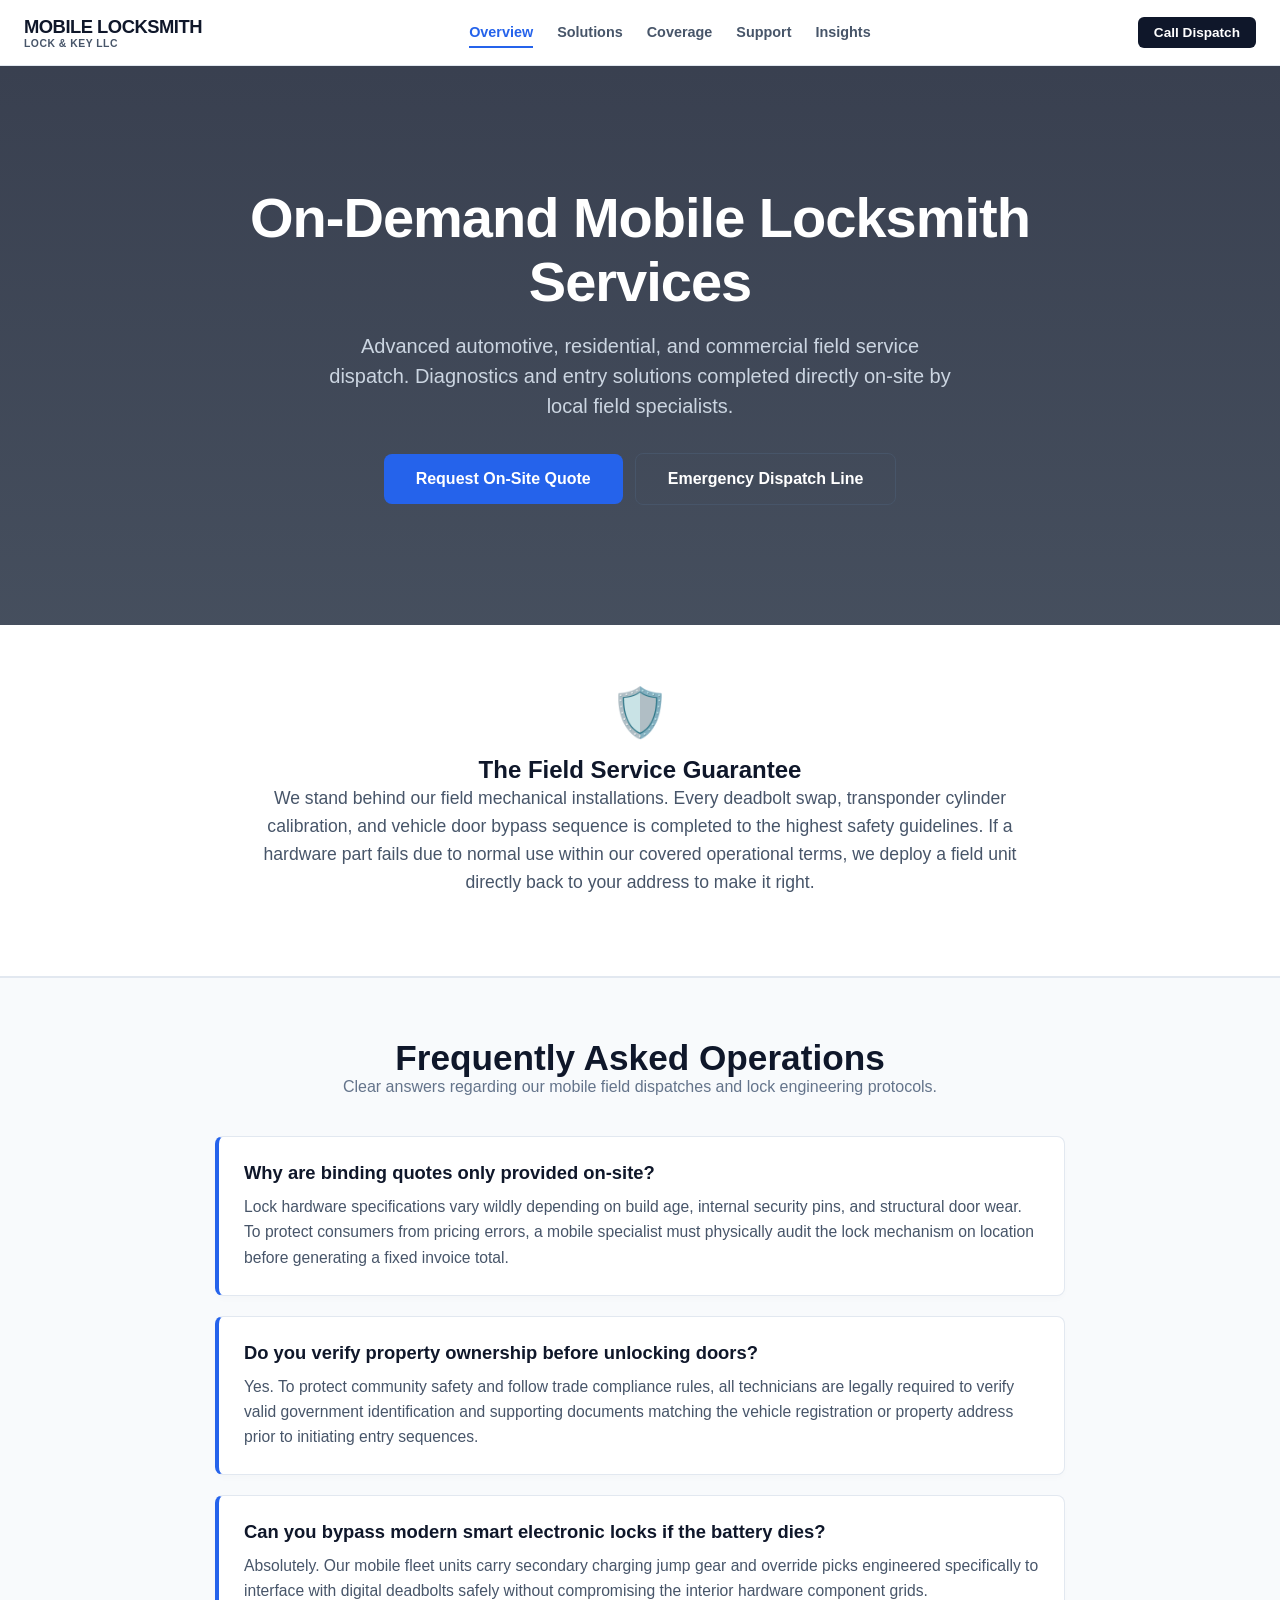
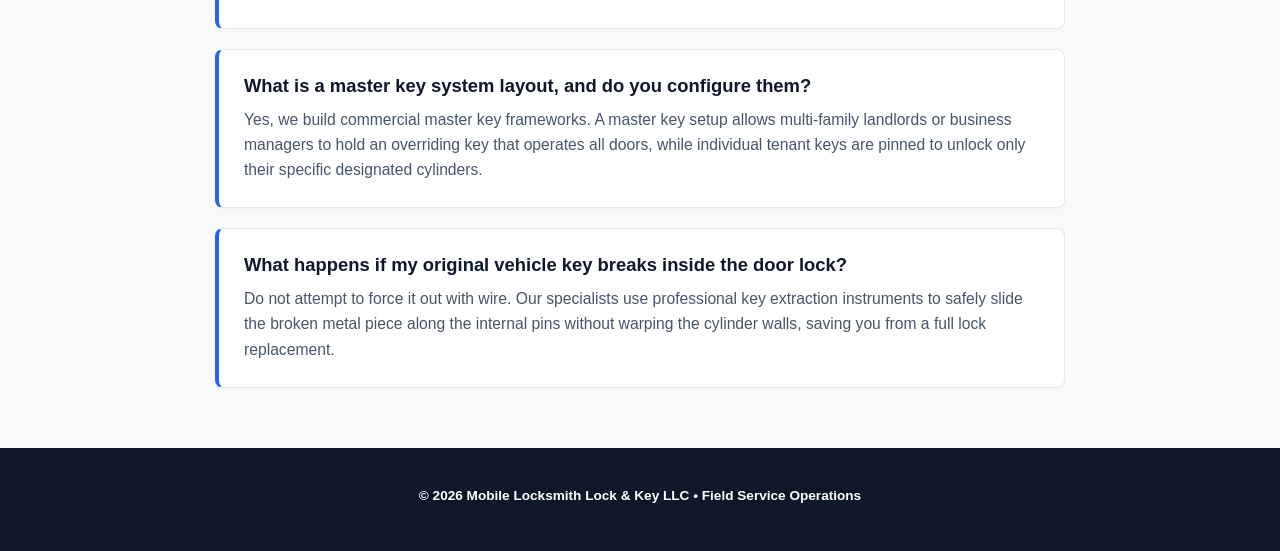
<file: index.html>
<!DOCTYPE html>
<html lang="en">
<head>
    <meta charset="UTF-8">
    <meta name="viewport" content="width=device-width, initial-scale=1.0">
    <title>Mobile Locksmith Lock & Key LLC</title>
    <!-- Triggers an immediate hard reload of your newest style sheet fixes on all phones -->
    <link rel="stylesheet" href="style.css?v=3">
</head>
<body>

    <!-- Corporate Global Navigation Header -->
    <nav class="navbar">
        <div class="nav-container">
            <div class="logo">
                <span class="logo-text">MOBILE LOCKSMITH</span>
                <span class="logo-subtext">LOCK & KEY LLC</span>
            </div>
            
            <!-- Mobile Menu Toggle Button -->
            <button class="mobile-menu-toggle" onclick="toggleMobileMenu()">☰</button>
            
            <div class="nav-links" id="navLinks">
                <a href="index.html" class="nav-item active">Overview</a>
                <a href="services.html" class="nav-item">Solutions</a>
                <a href="about.html" class="nav-item">Coverage</a>
                <a href="contact.html" class="nav-item">Support</a>
                <a href="blog.html" class="nav-item">Insights</a>
            </div>
            <div class="nav-actions" id="navActions">
                <a href="tel:7045550199" class="btn-nav-call">Call Dispatch</a>
            </div>
        </div>
    </nav>

    <!-- Main Dynamic Hero Block -->
    <header class="hero-block">
        <div class="hero-container">
            <div class="hero-main-text">
                <h1>On-Demand Mobile Locksmith Services</h1>
                <p>Advanced automotive, residential, and commercial field service dispatch. Diagnostics and entry solutions completed directly on-site by local field specialists.</p>
                <div class="hero-btn-row">
                    <button class="btn-primary" onclick="openModal()">Request On-Site Quote</button>
                    <a href="tel:7045550199" class="btn-secondary">Emergency Dispatch Line</a>
                </div>
            </div>
        </div>
    </header>

    <!-- Corporate Guarantee Pillar Interface -->
    <section class="services-section" style="background: #ffffff; border-bottom: 1px solid #e2e8f0; padding: 60px 24px;">
        <div class="section-container" style="max-width: 800px; text-align: center; margin: 0 auto;">
            <div style="font-size: 3rem; margin-bottom: 15px;">🛡️</div>
            <h2 class="section-title">The Field Service Guarantee</h2>
            <p style="color: #475569; font-size: 1.1rem; line-height: 1.6; margin-bottom: 20px;">
                We stand behind our field mechanical installations. Every deadbolt swap, transponder cylinder calibration, and vehicle door bypass sequence is completed to the highest safety guidelines. If a hardware part fails due to normal use within our covered operational terms, we deploy a field unit directly back to your address to make it right.
            </p>
        </div>
    </section>

    <!-- Highly Organized, Box-Based FAQ Dashboard -->
    <section class="services-section" style="background: #f8fafc; border-top: 1px solid #e2e8f0; padding: 60px 24px;">
        <div class="section-container" style="max-width: 850px; margin: 0 auto;">
            <h2 class="section-title" style="font-size: 2.2rem; font-weight: 800; color: #0f172a; text-align: center;">Frequently Asked Operations</h2>
            <p class="section-subtitle" style="text-align: center; color: #64748b; margin-bottom: 40px;">Clear answers regarding our mobile field dispatches and lock engineering protocols.</p>
            
            <div style="display: flex; flex-direction: column; gap: 20px;">
                
                <!-- FAQ Box 1 -->
                <div style="background: #ffffff; border: 1px solid #e2e8f0; border-radius: 8px; padding: 25px; box-shadow: 0 4px 6px -1px rgba(0,0,0,0.02); border-left: 4px solid #2563eb;">
                    <h3 style="font-size: 1.15rem; font-weight: 700; color: #0f172a; margin-bottom: 10px;">Why are binding quotes only provided on-site?</h3>
                    <p style="color: #475569; font-size: 0.98rem; line-height: 1.6;">Lock hardware specifications vary wildly depending on build age, internal security pins, and structural door wear. To protect consumers from pricing errors, a mobile specialist must physically audit the lock mechanism on location before generating a fixed invoice total.</p>
                </div>

                <!-- FAQ Box 2 -->
                <div style="background: #ffffff; border: 1px solid #e2e8f0; border-radius: 8px; padding: 25px; box-shadow: 0 4px 6px -1px rgba(0,0,0,0.02); border-left: 4px solid #2563eb;">
                    <h3 style="font-size: 1.15rem; font-weight: 700; color: #0f172a; margin-bottom: 10px;">Do you verify property ownership before unlocking doors?</h3>
                    <p style="color: #475569; font-size: 0.98rem; line-height: 1.6;">Yes. To protect community safety and follow trade compliance rules, all technicians are legally required to verify valid government identification and supporting documents matching the vehicle registration or property address prior to initiating entry sequences.</p>
                </div>

                <!-- FAQ Box 3 -->
                <div style="background: #ffffff; border: 1px solid #e2e8f0; border-radius: 8px; padding: 25px; box-shadow: 0 4px 6px -1px rgba(0,0,0,0.02); border-left: 4px solid #2563eb;">
                    <h3 style="font-size: 1.15rem; font-weight: 700; color: #0f172a; margin-bottom: 10px;">Can you bypass modern smart electronic locks if the battery dies?</h3>
                    <p style="color: #475569; font-size: 0.98rem; line-height: 1.6;">Absolutely. Our mobile fleet units carry secondary charging jump gear and override picks engineered specifically to interface with digital deadbolts safely without compromising the interior hardware component grids.</p>
                </div>

                <!-- FAQ Box 4 -->
                <div style="background: #ffffff; border: 1px solid #e2e8f0; border-radius: 8px; padding: 25px; box-shadow: 0 4px 6px -1px rgba(0,0,0,0.02); border-left: 4px solid #2563eb;">
                    <h3 style="font-size: 1.15rem; font-weight: 700; color: #0f172a; margin-bottom: 10px;">What is a master key system layout, and do you configure them?</h3>
                    <p style="color: #475569; font-size: 0.98rem; line-height: 1.6;">Yes, we build commercial master key frameworks. A master key setup allows multi-family landlords or business managers to hold an overriding key that operates all doors, while individual tenant keys are pinned to unlock only their specific designated cylinders.</p>
                </div>

                <!-- FAQ Box 5 -->
                <div style="background: #ffffff; border: 1px solid #e2e8f0; border-radius: 8px; padding: 25px; box-shadow: 0 4px 6px -1px rgba(0,0,0,0.02); border-left: 4px solid #2563eb;">
                    <h3 style="font-size: 1.15rem; font-weight: 700; color: #0f172a; margin-bottom: 10px;">What happens if my original vehicle key breaks inside the door lock?</h3>
                    <p style="color: #475569; font-size: 0.98rem; line-height: 1.6;">Do not attempt to force it out with wire. Our specialists use professional key extraction instruments to safely slide the broken metal piece along the internal pins without warping the cylinder walls, saving you from a full lock replacement.</p>
                </div>

            </div>
        </div>
    </section>

    <!-- Interactive Pop-Up Modal Component -->
    <div id="quoteModal" class="modal-overlay">
        <div class="modal-box">
            <div class="modal-header">
                <h2>Request Service Dispatch</h2>
                <button class="close-modal-btn" onclick="closeModal()">&times;</button>
            </div>
            <div class="modal-body">
                <p>For immediate field response and structural locking evaluations, please connect directly to our emergency dispatch desk:</p>
                <a href="tel:7045550199" class="modal-phone-btn">📞 Connect to Live Operator Now</a>
                <p class="modal-footer-note">Technicians verify physical identification on-site before initiating entries.</p>
            </div>
        </div>
    </div>

    <!-- Global Footer Block -->
    <footer class="footer-block" style="background:#0f172a; color:#94a3b8; padding:40px 24px; text-align:center;">
        <div class="footer-container">
            <div class="footer-legal">&copy; 2026 Mobile Locksmith Lock & Key LLC &bull; Field Service Operations</div>
        </div>
    </footer>

    <!-- Interactive Menu Engine Logic -->
    <script>
        function toggleMobileMenu() {
            var links = document.getElementById('navLinks');
            var actions = document.getElementById('navActions');
            links.classList.toggle('nav-open');
            actions.classList.toggle('nav-open');
        }

        function openModal() {
            document.getElementById('quoteModal').style.display = 'flex';
        }

        function closeModal() {
            document.getElementById('quoteModal').style.display = 'none';
        }

        window.onclick = function(event) {
            var modal = document.getElementById('quoteModal');
            if (event.target == modal) {
                modal.style.display = 'none';
            }
        }
    </script>
</body>
</html>
</file>
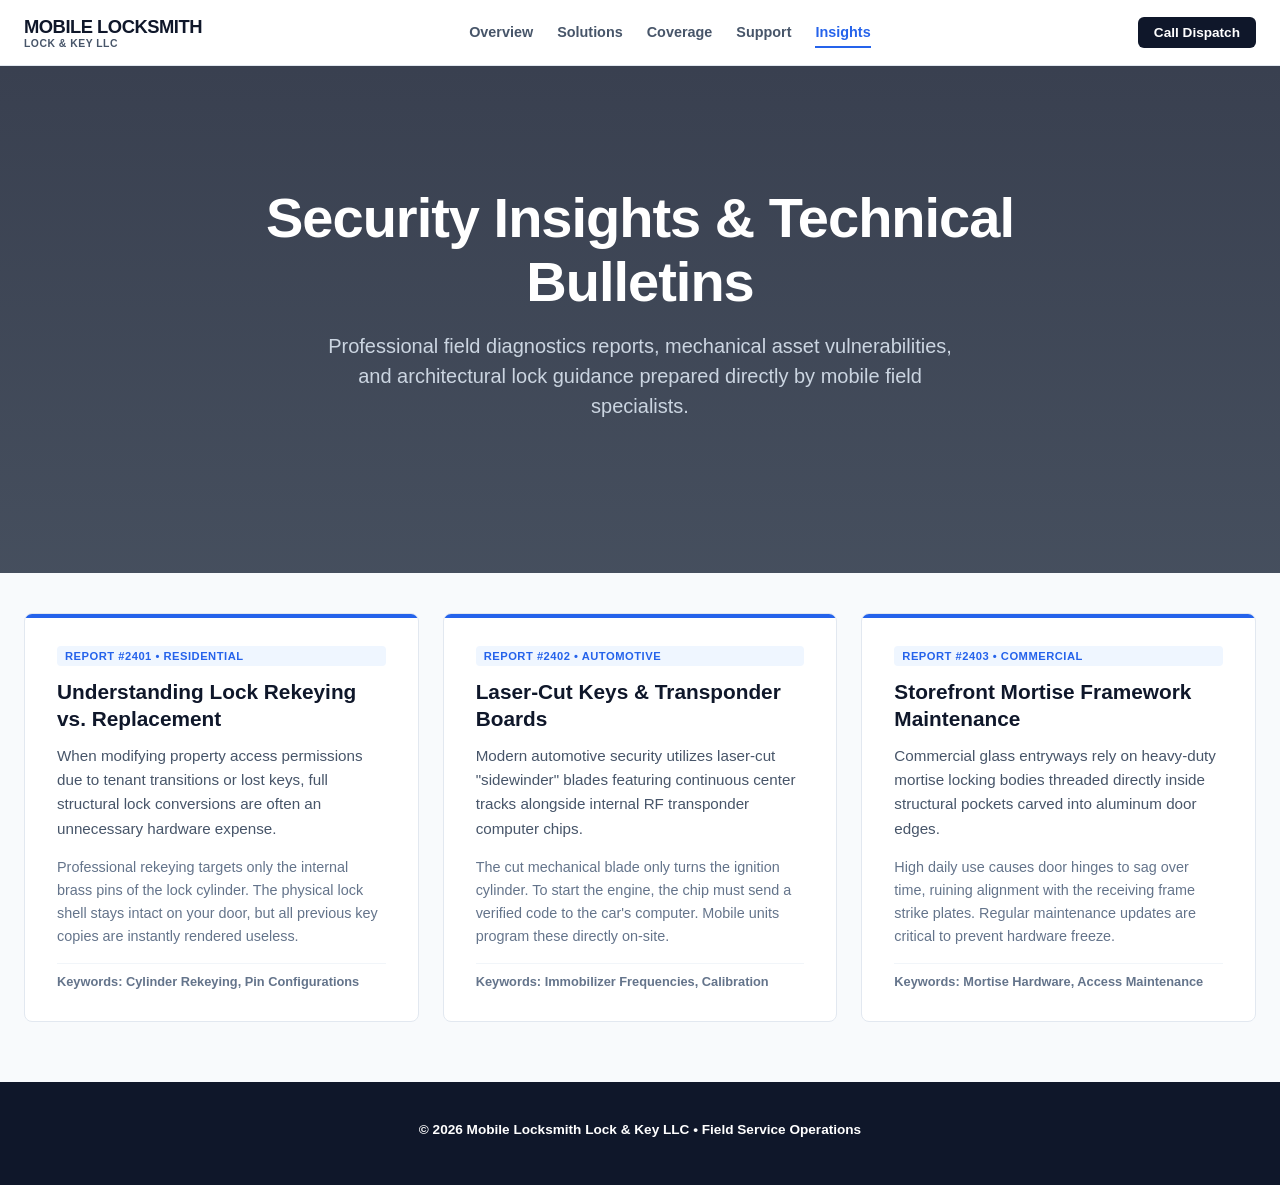
<file: blog.html>
<!DOCTYPE html>
<html lang="en">
<head>
    <meta charset="UTF-8">
    <meta name="viewport" content="width=device-width, initial-scale=1.0">
    <title>Security Insights & Diagnostics Hub | Mobile Locksmith LLC</title>
    <link rel="stylesheet" href="style.css?v=2">
</head>
<body>

    <nav class="navbar">
        <div class="nav-container">
            <div class="logo">
                <span class="logo-text">MOBILE LOCKSMITH</span>
                <span class="logo-subtext">LOCK & KEY LLC</span>
            </div>
            
            <button class="mobile-menu-toggle" onclick="toggleMobileMenu()">☰</button>
            
            <div class="nav-links" id="navLinks">
                <a href="index.html" class="nav-item">Overview</a>
                <a href="services.html" class="nav-item">Solutions</a>
                <a href="about.html" class="nav-item">Coverage</a>
                <a href="contact.html" class="nav-item">Support</a>
                <a href="blog.html" class="nav-item active">Insights</a>
            </div>
            <div class="nav-actions" id="navActions">
                <a href="tel:7045550199" class="btn-nav-call">Call Dispatch</a>
            </div>
        </div>
    </nav>

    <header class="hero-block">
        <div class="hero-container">
            <div class="hero-main-text">
                <h1>Security Insights & Technical Bulletins</h1>
                <p>Professional field diagnostics reports, mechanical asset vulnerabilities, and architectural lock guidance prepared directly by mobile field specialists.</p>
            </div>
        </div>
    </header>

    <section class="value-matrix" style="padding-top: 40px; z-index: 1;">
        <div class="matrix-container">
            
            <div class="matrix-card">
                <div class="matrix-accent" style="background: #2563eb;"></div>
                <div style="display: inline-block; font-size: 0.7rem; font-weight: 800; background: #eff6ff; color: #2563eb; padding: 4px 8px; border-radius: 4px; letter-spacing: 0.5px; margin-bottom: 12px; text-transform: uppercase;">Report #2401 &bull; Residential</div>
                <h3 style="margin-bottom: 12px; font-size: 1.3rem; line-height: 1.3;">Understanding Lock Rekeying vs. Replacement</h3>
                <p style="margin-bottom: 15px; line-height: 1.6;">When modifying property access permissions due to tenant transitions or lost keys, full structural lock conversions are often an unnecessary hardware expense.</p>
                <p style="margin-bottom: 15px; line-height: 1.6; font-size: 0.9rem; color: #64748b;">Professional rekeying targets only the internal brass pins of the lock cylinder. The physical lock shell stays intact on your door, but all previous key copies are instantly rendered useless.</p>
                <div style="border-top: 1px solid #f1f5f9; padding-top: 10px; font-size: 0.8rem; font-weight: 700; color: #64748b; margin-top: auto;">Keywords: Cylinder Rekeying, Pin Configurations</div>
            </div>

            <div class="matrix-card">
                <div class="matrix-accent" style="background: #2563eb;"></div>
                <div style="display: inline-block; font-size: 0.7rem; font-weight: 800; background: #eff6ff; color: #2563eb; padding: 4px 8px; border-radius: 4px; letter-spacing: 0.5px; margin-bottom: 12px; text-transform: uppercase;">Report #2402 &bull; Automotive</div>
                <h3 style="margin-bottom: 12px; font-size: 1.3rem; line-height: 1.3;">Laser-Cut Keys & Transponder Boards</h3>
                <p style="margin-bottom: 15px; line-height: 1.6;">Modern automotive security utilizes laser-cut "sidewinder" blades featuring continuous center tracks alongside internal RF transponder computer chips.</p>
                <p style="margin-bottom: 15px; line-height: 1.6; font-size: 0.9rem; color: #64748b;">The cut mechanical blade only turns the ignition cylinder. To start the engine, the chip must send a verified code to the car's computer. Mobile units program these directly on-site.</p>
                <div style="border-top: 1px solid #f1f5f9; padding-top: 10px; font-size: 0.8rem; font-weight: 700; color: #64748b; margin-top: auto;">Keywords: Immobilizer Frequencies, Calibration</div>
            </div>

            <div class="matrix-card">
                <div class="matrix-accent" style="background: #2563eb;"></div>
                <div style="display: inline-block; font-size: 0.7rem; font-weight: 800; background: #eff6ff; color: #2563eb; padding: 4px 8px; border-radius: 4px; letter-spacing: 0.5px; margin-bottom: 12px; text-transform: uppercase;">Report #2403 &bull; Commercial</div>
                <h3 style="margin-bottom: 12px; font-size: 1.3rem; line-height: 1.3;">Storefront Mortise Framework Maintenance</h3>
                <p style="margin-bottom: 15px; line-height: 1.6;">Commercial glass entryways rely on heavy-duty mortise locking bodies threaded directly inside structural pockets carved into aluminum door edges.</p>
                <p style="margin-bottom: 15px; line-height: 1.6; font-size: 0.9rem; color: #64748b;">High daily use causes door hinges to sag over time, ruining alignment with the receiving frame strike plates. Regular maintenance updates are critical to prevent hardware freeze.</p>
                <div style="border-top: 1px solid #f1f5f9; padding-top: 10px; font-size: 0.8rem; font-weight: 700; color: #64748b; margin-top: auto;">Keywords: Mortise Hardware, Access Maintenance</div>
            </div>

        </div>
    </section>

    <footer class="footer-block">
        <div class="footer-container">
            <p class="footer-legal">&copy; 2026 Mobile Locksmith Lock & Key LLC &bull; Field Service Operations</p>
        </div>
    </footer>

    <script>
        function toggleMobileMenu() {
            var links = document.getElementById('navLinks');
            var actions = document.getElementById('navActions');
            links.classList.toggle('nav-open');
            actions.classList.toggle('nav-open');
        }
    </script>
</body>
</html>
</file>
<file: style.css>
/* Shopify & KeyMe Inspired Clean Layout Engine */
:root {
    --bg-main: #f8fafc;
    --surface: #ffffff;
    --text-primary: #0f172a;
    --text-secondary: #475569;
    --accent: #2563eb;
    --border: #e2e8f0;
}

* { box-sizing: border-box; margin: 0; padding: 0; font-family: -apple-system, BlinkMacSystemFont, "Segoe UI", Roboto, sans-serif; }
body { background-color: var(--bg-main); color: var(--text-primary); -webkit-font-smoothing: antialiased; }

/* Global Navigation Interface */
.navbar { background: var(--surface); border-bottom: 1px solid var(--border); position: sticky; top: 0; z-index: 1100; padding: 16px 24px; }
.nav-container { max-width: 1280px; margin: 0 auto; display: flex; justify-content: space-between; align-items: center; }
.logo { display: flex; flex-direction: column; }
.logo-text { font-weight: 800; font-size: 1.15rem; letter-spacing: -0.5px; color: var(--text-primary); }
.logo-subtext { font-size: 0.65rem; font-weight: 700; color: var(--text-secondary); letter-spacing: 0.5px; }

.nav-links { display: flex; gap: 24px; }
.nav-item { text-decoration: none; color: var(--text-secondary); font-weight: 600; font-size: 0.9rem; padding: 6px 0; border-bottom: 2px solid transparent; transition: all 0.2s ease; }
.nav-item:hover, .nav-item.active { color: var(--accent); border-bottom-color: var(--accent); }

.nav-actions { display: flex; align-items: center; gap: 16px; }
.badge-verify { display: none !important; }
.btn-nav-call { background: var(--text-primary); color: #fff; text-decoration: none; padding: 8px 16px; border-radius: 6px; font-weight: 600; font-size: 0.85rem; }

/* Mobile Menu Toggle Button Styling */
.mobile-menu-toggle {
    display: none;
    background: none;
    border: none;
    font-size: 1.5rem;
    color: var(--text-primary);
    cursor: pointer;
    padding: 4px;
}

/* Hero Interface Layout Engine - Now securely pointing to your live ImgBB background asset link */
.hero-block { 
    background: linear-gradient(rgba(15, 23, 42, 0.82), rgba(30, 41, 59, 0.82)), 
                url('https://ibb.co') no-repeat center center; 
    background-size: cover; 
    padding: 100px 24px; 
    text-align: center; 
}
.hero-container { max-width: 800px; margin: 0 auto; }
.hero-main-text h1 { font-size: 2.2rem; font-weight: 800; letter-spacing: -1px; color: #ffffff; margin-bottom: 16px; line-height: 1.15; }
.hero-main-text p { font-size: 1.05rem; color: #cbd5e1; max-width: 640px; margin: 0 auto 32px auto; line-height: 1.5; }
.hero-btn-row { display: flex; flex-direction: column; gap: 12px; align-items: center; justify-content: center; }

/* Sub-page Header Layout Configuration */
header.hero-block h1 { color: #ffffff !important; }
header.hero-block p { color: #cbd5e1 !important; }

.btn-primary { background: var(--accent); color: #fff; border: none; padding: 16px 32px; font-size: 1rem; font-weight: 600; border-radius: 8px; cursor: pointer; width: 100%; max-width: 320px; transition: background 0.15s ease; }
.btn-primary:hover { background: #1d4ed8; }
.btn-secondary { background: transparent; color: #ffffff; border: 1px solid #475569; text-decoration: none; text-align: center; padding: 16px 32px; font-size: 1rem; font-weight: 600; border-radius: 8px; width: 100%; max-width: 320px; transition: all 0.2s; }
.btn-secondary:hover { border-color: #94a3b8; background: rgba(255, 255, 255, 0.05); }

/* Dashboard Service Matrix Cards */
.value-matrix { padding: 40px 24px; }
.matrix-container { max-width: 1280px; margin: 0 auto; display: grid; grid-template-columns: 1fr; gap: 24px; }
.matrix-card { background: var(--surface); border: 1px solid var(--border); border-radius: 8px; padding: 24px; position: relative; overflow: hidden; display: flex; flex-direction: column; }
.matrix-accent { position: absolute; top: 0; left: 0; right: 0; height: 4px; background: var(--border); }
.matrix-card:hover .matrix-accent { background: var(--accent); }
.matrix-card h2, .matrix-card h3 { font-size: 1.25rem; font-weight: 700; margin-bottom: 12px; color: var(--text-primary); }
.matrix-card p { font-size: 0.95rem; color: var(--text-secondary); line-height: 1.5; }

/* Premium Pop-Up Modal Component */
.modal-overlay { display: none; position: fixed; top: 0; left: 0; width: 100%; height: 100%; background: rgba(15, 23, 42, 0.6); z-index: 2000; justify-content: center; align-items: center; padding: 16px; backdrop-filter: blur(4px); }
.modal-box { background: var(--surface); max-width: 480px; width: 100%; border-radius: 12px; box-shadow: 0 20px 25px -5px rgba(0,0,0,0.1), 0 10px 10px -5px rgba(0,0,0,0.04); overflow: hidden; animation: slideUp 0.2s cubic-bezier(0.16, 1, 0.3, 1); }
.modal-header { padding: 24px; border-bottom: 1px solid var(--border); display: flex; justify-content: space-between; align-items: center; }
.modal-header h2 { font-size: 1.25rem; font-weight: 800; }
.close-modal-btn { background: none; border: none; font-size: 1.75rem; color: var(--text-secondary); cursor: pointer; }
.modal-body { padding: 24px; text-align: center; }
.modal-body p { font-size: 0.95rem; color: var(--text-secondary); margin-bottom: 20px; line-height: 1.5; }
.modal-phone-btn { display: block; background: #10b981; color: #fff; text-decoration: none; padding: 16px; border-radius: 8px; font-weight: 700; font-size: 1.1rem; box-shadow: 0 4px 12px rgba(16, 185, 129, 0.2); }
.modal-footer-note { font-size: 0.75rem !important; margin-top: 15px; font-style: italic; }

/* Global Footer Block */
.footer-block { background: #0f172a; color: #94a3b8; padding: 40px 24px; text-align: center; font-size: 0.8rem; }
.footer-container { max-width: 1280px; margin: 0 auto; }
.footer-legal { color: #fff; font-weight: 600; margin-bottom: 8px; font-size: 0.85rem; }
.footer-sub { max-width: 600px; margin: 0 auto; opacity: 0.7; line-height: 1.4; }

/* ==========================================================================
   MOBILE RESPONSIVE LAYOUT ENGINE BREAKPOINTS (Screens up to 767px wide)
   ========================================================================== */
@media (max-width: 767px) {
    .nav-container { flex-wrap: wrap; }
    .mobile-menu-toggle { display: block !important; visibility: visible !important; opacity: 1 !important; }
    .nav-links { display: none; flex-direction: column; width: 100%; gap: 0; margin-top: 16px; padding-top: 8px; border-top: 1px solid var(--border); }
    .nav-item { padding: 12px 0; width: 100%; border-bottom: 1px solid #f1f5f9; }
    .nav-item:hover, .nav-item.active { border-bottom-color: transparent; }
    .nav-actions { display: none; flex-direction: column; width: 100%; align-items: stretch; gap: 12px; margin-top: 12px; }
    .nav-links.nav-open, .nav-actions.nav-open { display: flex !important; }
    .btn-nav-call { display: block; text-align: center; padding: 12px; font-size: 0.95rem; }
}

/* ==========================================================================
   COMPUTER & TABLET LARGE SCREEN BREAKPOINTS (Screens 768px and wider)
   ========================================================================== */
@media (min-width: 768px) {
    .mobile-menu-toggle { display: none !important; }
    .nav-links { display: flex !important; flex-direction: row !important; }
    .nav-actions { display: flex !important; flex-direction: row !important; }
    .matrix-container { display: grid !important; grid-template-columns: repeat(3, 1fr) !important; gap: 24px !important; align-items: stretch !important; }
    .hero-block { padding: 120px 24px; }
    .hero-main-text h1 { font-size: 3.5rem; color: #ffffff; }
    .hero-main-text p { font-size: 1.25rem; }
    .hero-btn-row { flex-direction: row; }
    .btn-primary, .btn-secondary { width: auto; }
    .value-matrix { padding: 60px 24px; }
    .matrix-card { padding: 32px; }
}

@keyframes slideUp {
    from { transform: translateY(15px); opacity: 0; }
    to { transform: translateY(0); opacity: 1; }
}
</file>
